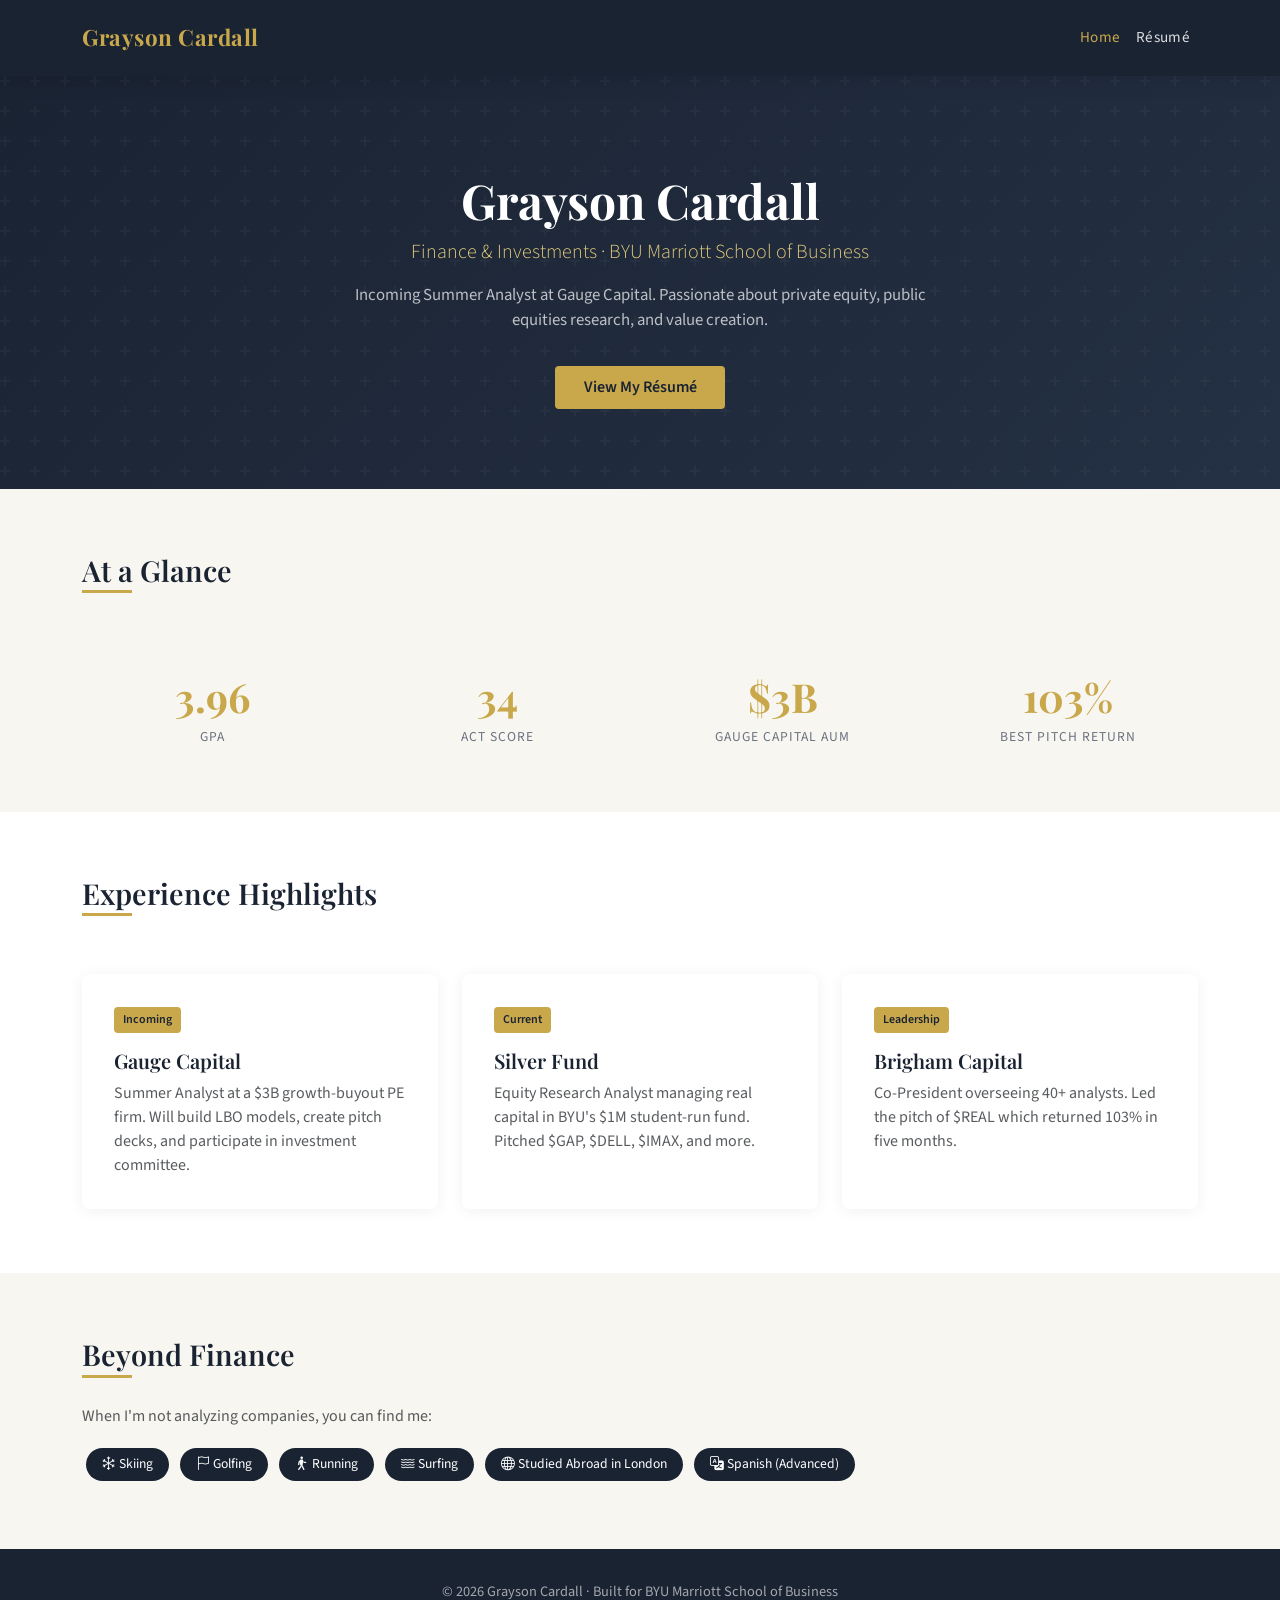
<file: index.html>
<!DOCTYPE html>
<html lang="en">
<head>
  <meta charset="UTF-8">
  <meta name="viewport" content="width=device-width, initial-scale=1.0">
  <title>Grayson Cardall</title>
  <link href="https://cdn.jsdelivr.net/npm/bootstrap@5.3.3/dist/css/bootstrap.min.css" rel="stylesheet">
  <link href="https://cdn.jsdelivr.net/npm/bootstrap-icons@1.11.3/font/bootstrap-icons.min.css" rel="stylesheet">
  <link href="https://fonts.googleapis.com/css2?family=Playfair+Display:wght@400;600;700&family=Source+Sans+3:wght@300;400;600&display=swap" rel="stylesheet">
  <link rel="stylesheet" href="style.css">
</head>
<body>

  <!-- Navbar -->
  <nav class="navbar navbar-expand-lg navbar-dark sticky-top">
    <div class="container">
      <a class="navbar-brand" href="index.html">Grayson Cardall</a>
      <button class="navbar-toggler" type="button" data-bs-toggle="collapse" data-bs-target="#navMenu">
        <span class="navbar-toggler-icon"></span>
      </button>
      <div class="collapse navbar-collapse" id="navMenu">
        <ul class="navbar-nav ms-auto">
          <li class="nav-item"><a class="nav-link active" href="index.html">Home</a></li>
          <li class="nav-item"><a class="nav-link" href="resume.html">Résumé</a></li>
        </ul>
      </div>
    </div>
  </nav>

  <!-- Hero -->
  <section class="hero text-center">
    <div class="container">
      <h1>Grayson Cardall</h1>
      <p class="lead">Finance &amp; Investments · BYU Marriott School of Business</p>
      <p class="tagline mx-auto">Incoming Summer Analyst at Gauge Capital. Passionate about private equity, public equities research, and value creation.</p>
      <a href="resume.html" class="btn btn-gold mt-3" style="position:relative; z-index:1;">View My Résumé</a>
    </div>
  </section>

  <!-- At a Glance -->
  <section>
    <div class="container">
      <h2 class="section-title">At a Glance</h2>
      <div class="row text-center mt-4 g-4">
        <div class="col-md-3 col-6">
          <div class="stat-number">3.96</div>
          <div class="stat-label">GPA</div>
        </div>
        <div class="col-md-3 col-6">
          <div class="stat-number">34</div>
          <div class="stat-label">ACT Score</div>
        </div>
        <div class="col-md-3 col-6">
          <div class="stat-number">$3B</div>
          <div class="stat-label">Gauge Capital AUM</div>
        </div>
        <div class="col-md-3 col-6">
          <div class="stat-number">103%</div>
          <div class="stat-label">Best Pitch Return</div>
        </div>
      </div>
    </div>
  </section>

  <!-- Experience Highlights -->
  <section style="background: white;">
    <div class="container">
      <h2 class="section-title">Experience Highlights</h2>
      <div class="row g-4 mt-2">
        <div class="col-md-4">
          <div class="card card-highlight h-100">
            <div class="card-body">
              <span class="badge-gold mb-3 d-inline-block">Incoming</span>
              <h5>Gauge Capital</h5>
              <p class="text-muted mb-0">Summer Analyst at a $3B growth-buyout PE firm. Will build LBO models, create pitch decks, and participate in investment committee.</p>
            </div>
          </div>
        </div>
        <div class="col-md-4">
          <div class="card card-highlight h-100">
            <div class="card-body">
              <span class="badge-gold mb-3 d-inline-block">Current</span>
              <h5>Silver Fund</h5>
              <p class="text-muted mb-0">Equity Research Analyst managing real capital in BYU's $1M student-run fund. Pitched $GAP, $DELL, $IMAX, and more.</p>
            </div>
          </div>
        </div>
        <div class="col-md-4">
          <div class="card card-highlight h-100">
            <div class="card-body">
              <span class="badge-gold mb-3 d-inline-block">Leadership</span>
              <h5>Brigham Capital</h5>
              <p class="text-muted mb-0">Co-President overseeing 40+ analysts. Led the pitch of $REAL which returned 103% in five months.</p>
            </div>
          </div>
        </div>
      </div>
    </div>
  </section>

  <!-- Interests -->
  <section>
    <div class="container">
      <h2 class="section-title">Beyond Finance</h2>
      <p class="text-muted mb-3">When I'm not analyzing companies, you can find me:</p>
      <div>
        <span class="interest-tag"><i class="bi bi-snow"></i> Skiing</span>
        <span class="interest-tag"><i class="bi bi-flag"></i> Golfing</span>
        <span class="interest-tag"><i class="bi bi-person-walking"></i> Running</span>
        <span class="interest-tag"><i class="bi bi-water"></i> Surfing</span>
        <span class="interest-tag"><i class="bi bi-globe"></i> Studied Abroad in London</span>
        <span class="interest-tag"><i class="bi bi-translate"></i> Spanish (Advanced)</span>
      </div>
    </div>
  </section>

  <!-- Footer -->
  <footer class="text-center">
    <div class="container">
      <p class="mb-0">&copy; 2026 Grayson Cardall · Built for BYU Marriott School of Business</p>
    </div>
  </footer>

  <script src="https://cdn.jsdelivr.net/npm/bootstrap@5.3.3/dist/js/bootstrap.bundle.min.js"></script>
</body>
</html>
</file>
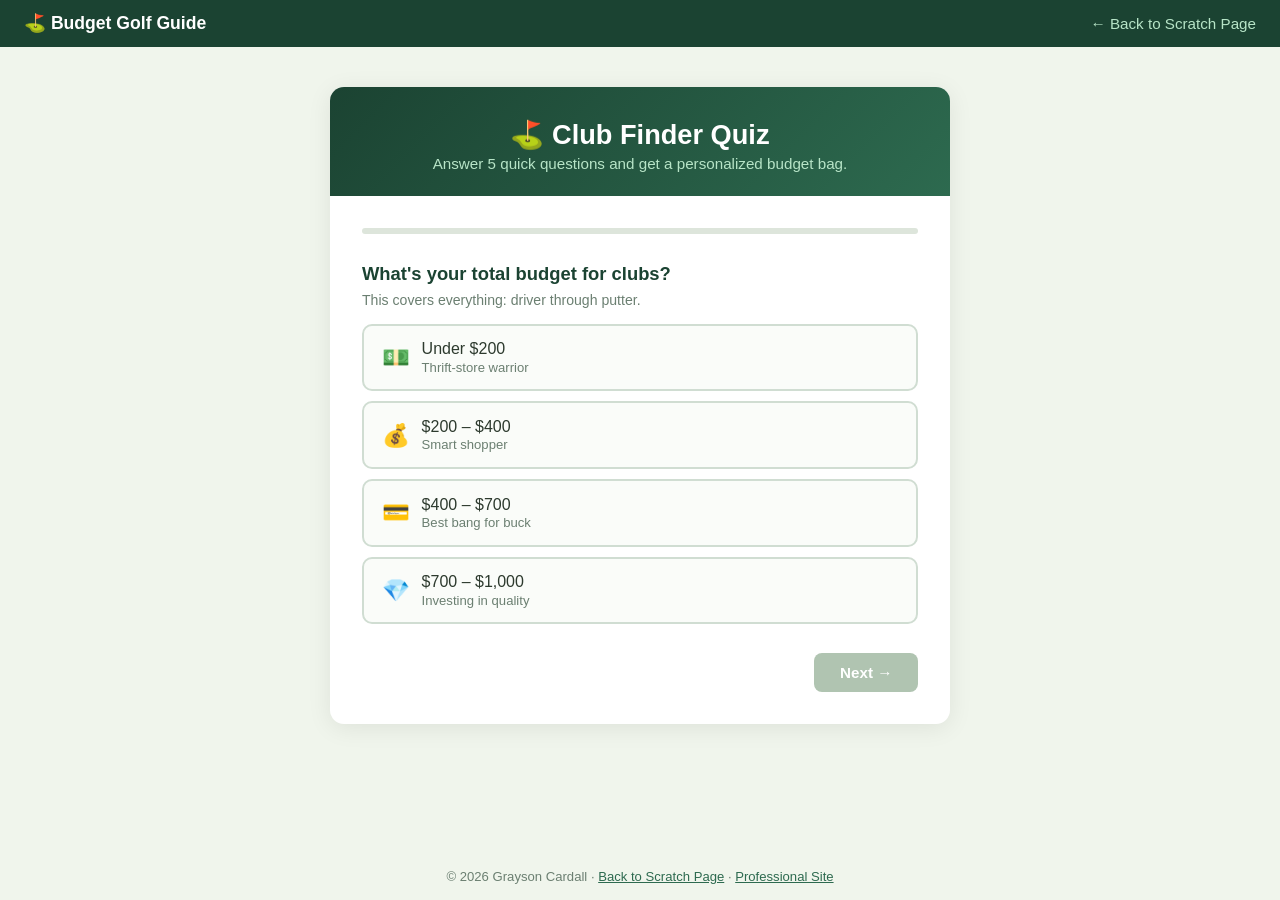
<file: app.html>
<!DOCTYPE html>
<html lang="en">
<head>
  <meta charset="UTF-8">
  <meta name="viewport" content="width=device-width, initial-scale=1.0">
  <title>Golf Club Recommender</title>
  <style>
    /* ---- Reset & Global ---- */
    *, *::before, *::after { margin: 0; padding: 0; box-sizing: border-box; }

    body {
      font-family: 'Segoe UI', 'Helvetica Neue', Arial, sans-serif;
      background: #f0f5ec;
      color: #2d3a2e;
      min-height: 100vh;
      display: flex;
      flex-direction: column;
      align-items: center;
    }

    /* ---- Top Nav ---- */
    .top-bar {
      width: 100%;
      background: #1b4332;
      padding: 0.8rem 1.5rem;
      display: flex;
      justify-content: space-between;
      align-items: center;
    }
    .top-bar a {
      color: #b7e4c7;
      text-decoration: none;
      font-size: 0.95rem;
      transition: color 0.2s;
    }
    .top-bar a:hover { color: #fff; }
    .top-bar .brand { color: #fff; font-weight: bold; font-size: 1.1rem; }

    /* ---- Card Container ---- */
    .card {
      background: #ffffff;
      border-radius: 14px;
      box-shadow: 0 4px 24px rgba(0,0,0,0.08);
      max-width: 620px;
      width: 92%;
      margin: 2.5rem auto 2rem;
      overflow: hidden;
    }

    .card-header {
      background: linear-gradient(135deg, #1b4332, #2d6a4f);
      color: #fff;
      padding: 2rem 2rem 1.5rem;
      text-align: center;
    }
    .card-header h1 {
      font-size: 1.7rem;
      margin-bottom: 0.3rem;
    }
    .card-header p {
      color: #b7e4c7;
      font-size: 0.95rem;
    }

    .card-body {
      padding: 2rem;
    }

    /* ---- Progress Bar ---- */
    .progress-track {
      width: 100%;
      height: 6px;
      background: #dde5db;
      border-radius: 3px;
      margin-bottom: 1.8rem;
      overflow: hidden;
    }
    .progress-fill {
      height: 100%;
      background: #2d6a4f;
      border-radius: 3px;
      transition: width 0.4s ease;
    }

    /* ---- Question ---- */
    .question-label {
      font-size: 1.15rem;
      font-weight: 600;
      color: #1b4332;
      margin-bottom: 1rem;
    }
    .question-sub {
      font-size: 0.88rem;
      color: #6b7f71;
      margin-top: -0.6rem;
      margin-bottom: 1rem;
    }

    /* ---- Option Buttons ---- */
    .options { display: flex; flex-direction: column; gap: 0.65rem; }

    .opt-btn {
      display: flex;
      align-items: center;
      gap: 0.75rem;
      width: 100%;
      padding: 0.9rem 1.1rem;
      border: 2px solid #d0ddd2;
      border-radius: 10px;
      background: #fafcf9;
      cursor: pointer;
      font-size: 1rem;
      color: #2d3a2e;
      transition: border-color 0.2s, background 0.2s, transform 0.15s;
      text-align: left;
    }
    .opt-btn:hover {
      border-color: #52796f;
      background: #e8f0e5;
      transform: translateX(4px);
    }
    .opt-btn.selected {
      border-color: #2d6a4f;
      background: #d8f3dc;
    }
    .opt-btn .emoji { font-size: 1.4rem; flex-shrink: 0; }
    .opt-btn .label { font-weight: 500; }
    .opt-btn .desc { font-size: 0.82rem; color: #6b7f71; margin-top: 0.1rem; }

    /* ---- Slider ---- */
    .slider-group { margin-top: 0.5rem; }
    .slider-group input[type="range"] {
      -webkit-appearance: none;
      width: 100%;
      height: 8px;
      border-radius: 4px;
      background: #dde5db;
      outline: none;
      margin: 0.8rem 0;
    }
    .slider-group input[type="range"]::-webkit-slider-thumb {
      -webkit-appearance: none;
      width: 24px; height: 24px;
      border-radius: 50%;
      background: #2d6a4f;
      cursor: pointer;
      border: 3px solid #fff;
      box-shadow: 0 2px 6px rgba(0,0,0,0.2);
    }
    .slider-labels {
      display: flex;
      justify-content: space-between;
      font-size: 0.82rem;
      color: #6b7f71;
    }
    .slider-value {
      text-align: center;
      font-size: 1.6rem;
      font-weight: 700;
      color: #1b4332;
      margin-top: 0.3rem;
    }

    /* ---- Nav Buttons ---- */
    .nav-row {
      display: flex;
      justify-content: space-between;
      margin-top: 1.8rem;
      gap: 1rem;
    }
    .btn {
      padding: 0.7rem 1.6rem;
      border: none;
      border-radius: 8px;
      font-size: 0.95rem;
      font-weight: 600;
      cursor: pointer;
      transition: background 0.2s, transform 0.15s;
    }
    .btn:active { transform: scale(0.97); }
    .btn-back {
      background: #e8f0e5;
      color: #2d6a4f;
    }
    .btn-back:hover { background: #d0ddd2; }
    .btn-next {
      background: #2d6a4f;
      color: #fff;
      margin-left: auto;
    }
    .btn-next:hover { background: #1b4332; }
    .btn-next:disabled {
      background: #b0c4b1;
      cursor: not-allowed;
    }

    /* ---- Results ---- */
    .results-grid {
      display: grid;
      gap: 1rem;
    }
    .rec-card {
      border: 2px solid #d0ddd2;
      border-radius: 10px;
      padding: 1.2rem;
      background: #fafcf9;
      transition: border-color 0.2s;
    }
    .rec-card:hover { border-color: #52796f; }
    .rec-card .club-type {
      font-size: 0.75rem;
      text-transform: uppercase;
      letter-spacing: 1.2px;
      color: #52796f;
      margin-bottom: 0.3rem;
    }
    .rec-card h3 {
      font-size: 1.1rem;
      color: #1b4332;
      margin-bottom: 0.3rem;
    }
    .rec-card .price {
      font-weight: 700;
      color: #2d6a4f;
      font-size: 1.05rem;
      margin-bottom: 0.4rem;
    }
    .rec-card p {
      font-size: 0.88rem;
      color: #555;
      line-height: 1.5;
    }

    .total-box {
      background: #d8f3dc;
      border-radius: 10px;
      padding: 1.2rem;
      text-align: center;
      margin-top: 1rem;
    }
    .total-box .total-label { font-size: 0.85rem; color: #354f3e; }
    .total-box .total-amount { font-size: 1.8rem; font-weight: 700; color: #1b4332; }

    .restart-btn {
      display: block;
      margin: 1.5rem auto 0;
      padding: 0.7rem 2rem;
      background: #1b4332;
      color: #fff;
      border: none;
      border-radius: 8px;
      font-size: 0.95rem;
      font-weight: 600;
      cursor: pointer;
    }
    .restart-btn:hover { background: #2d6a4f; }

    .results-intro {
      text-align: center;
      margin-bottom: 1.5rem;
    }
    .results-intro h2 {
      font-size: 1.4rem;
      color: #1b4332;
      margin-bottom: 0.3rem;
    }
    .results-intro p {
      color: #6b7f71;
      font-size: 0.92rem;
    }

    .hidden { display: none; }

    /* ---- Footer ---- */
    .footer {
      text-align: center;
      padding: 1rem;
      font-size: 0.82rem;
      color: #6b7f71;
      margin-top: auto;
    }
    .footer a { color: #2d6a4f; }
  </style>
</head>
<body>

  <div class="top-bar">
    <a href="scratch.html" class="brand">&#9971; Budget Golf Guide</a>
    <a href="scratch.html">&larr; Back to Scratch Page</a>
  </div>

  <div class="card">
    <div class="card-header">
      <h1>&#9971; Club Finder Quiz</h1>
      <p>Answer 5 quick questions and get a personalized budget bag.</p>
    </div>
    <div class="card-body" id="quiz-body">
      <!-- Filled by JS -->
    </div>
  </div>

  <div class="footer">
    &copy; 2026 Grayson Cardall &middot; <a href="scratch.html">Back to Scratch Page</a> &middot; <a href="index.html">Professional Site</a>
  </div>

<script>
  // ──────────── DATA ────────────
  const questions = [
    {
      id: "budget",
      label: "What's your total budget for clubs?",
      sub: "This covers everything: driver through putter.",
      type: "options",
      options: [
        { value: "ultra", emoji: "💵", label: "Under $200", desc: "Thrift-store warrior" },
        { value: "low", emoji: "💰", label: "$200 – $400", desc: "Smart shopper" },
        { value: "mid", emoji: "💳", label: "$400 – $700", desc: "Best bang for buck" },
        { value: "high", emoji: "💎", label: "$700 – $1,000", desc: "Investing in quality" },
      ]
    },
    {
      id: "skill",
      label: "How would you describe your skill level?",
      type: "options",
      options: [
        { value: "beginner", emoji: "🌱", label: "Beginner", desc: "Just starting out or played a few times" },
        { value: "intermediate", emoji: "📈", label: "Intermediate", desc: "Can break 100 on a good day" },
        { value: "advanced", emoji: "🏆", label: "Advanced", desc: "Consistently shooting in the 80s or below" },
      ]
    },
    {
      id: "style",
      label: "What matters most to you on the course?",
      sub: "Pick the one that resonates most.",
      type: "options",
      options: [
        { value: "distance", emoji: "🚀", label: "Distance", desc: "I want to crush it off the tee" },
        { value: "forgiveness", emoji: "🛡️", label: "Forgiveness", desc: "I need help on mishits" },
        { value: "control", emoji: "🎯", label: "Control & Feel", desc: "Shot shaping and precision" },
      ]
    },
    {
      id: "frequency",
      label: "How often do you plan to play?",
      type: "options",
      options: [
        { value: "casual", emoji: "☀️", label: "A few times a year", desc: "Weekends & vacations" },
        { value: "regular", emoji: "📅", label: "A few times a month", desc: "Building a habit" },
        { value: "serious", emoji: "🔥", label: "Weekly or more", desc: "I'm hooked" },
      ]
    },
    {
      id: "condition",
      label: "Are you okay buying used / pre-owned clubs?",
      type: "options",
      options: [
        { value: "used", emoji: "♻️", label: "Absolutely", desc: "Best value by far" },
        { value: "mix", emoji: "🤝", label: "Mix of new and used", desc: "Key clubs new, rest used" },
        { value: "new", emoji: "✨", label: "Prefer new only", desc: "I want that fresh feel" },
      ]
    }
  ];

  // ──────────── CLUB DATABASE ────────────
  const clubDB = {
    driver: [
      { name: "Callaway Strata Driver", price: 45, condition: "Bundled (new)", tiers: ["ultra"], skills: ["beginner"], styles: ["forgiveness","distance"] },
      { name: "TaylorMade Burner SuperFast (used)", price: 60, condition: "Used", tiers: ["ultra","low"], skills: ["beginner","intermediate"], styles: ["distance","forgiveness"] },
      { name: "Callaway Mavrik (used)", price: 130, condition: "Used", tiers: ["low","mid"], skills: ["beginner","intermediate","advanced"], styles: ["distance","forgiveness"] },
      { name: "TaylorMade SIM Max (used)", price: 150, condition: "Used", tiers: ["low","mid"], skills: ["intermediate","advanced"], styles: ["distance","control"] },
      { name: "Callaway Paradym X (used)", price: 250, condition: "Used", tiers: ["mid","high"], skills: ["intermediate","advanced"], styles: ["distance","forgiveness"] },
      { name: "TaylorMade Qi10 (new)", price: 400, condition: "New", tiers: ["high"], skills: ["intermediate","advanced"], styles: ["distance","control"] },
      { name: "Ping G430 Max (new)", price: 380, condition: "New", tiers: ["high"], skills: ["beginner","intermediate","advanced"], styles: ["forgiveness","distance"] },
    ],
    irons: [
      { name: "Callaway Strata Iron Set (8pc)", price: 80, condition: "Bundled (new)", tiers: ["ultra"], skills: ["beginner"], styles: ["forgiveness"] },
      { name: "TaylorMade M2 Irons 5-PW (used)", price: 180, condition: "Used", tiers: ["low","mid"], skills: ["beginner","intermediate"], styles: ["forgiveness","distance"] },
      { name: "Callaway Rogue Irons 5-PW (used)", price: 200, condition: "Used", tiers: ["low","mid"], skills: ["beginner","intermediate"], styles: ["forgiveness","distance"] },
      { name: "Ping G400 Irons 5-PW (used)", price: 220, condition: "Used", tiers: ["mid"], skills: ["intermediate","advanced"], styles: ["forgiveness","control"] },
      { name: "Titleist T300 Irons 5-PW (used)", price: 350, condition: "Used", tiers: ["mid","high"], skills: ["intermediate","advanced"], styles: ["control","forgiveness"] },
      { name: "TaylorMade P790 Irons 5-PW (new)", price: 500, condition: "New", tiers: ["high"], skills: ["advanced"], styles: ["control","distance"] },
      { name: "Callaway Apex Irons 5-PW (new)", price: 520, condition: "New", tiers: ["high"], skills: ["intermediate","advanced"], styles: ["forgiveness","control"] },
    ],
    wedges: [
      { name: "Cleveland CBX 56° (used)", price: 30, condition: "Used", tiers: ["ultra","low"], skills: ["beginner","intermediate"], styles: ["forgiveness"] },
      { name: "Maltby TSW 52°/56° Set (new)", price: 50, condition: "New", tiers: ["ultra","low"], skills: ["beginner","intermediate"], styles: ["forgiveness","control"] },
      { name: "Cleveland RTX ZipCore 52°/56° (used)", price: 80, condition: "Used", tiers: ["low","mid"], skills: ["intermediate","advanced"], styles: ["control","forgiveness"] },
      { name: "Callaway Jaws MD5 52°/56° (used)", price: 100, condition: "Used", tiers: ["mid"], skills: ["intermediate","advanced"], styles: ["control"] },
      { name: "Titleist Vokey SM9 52°/56° (new)", price: 180, condition: "New", tiers: ["mid","high"], skills: ["advanced"], styles: ["control"] },
      { name: "TaylorMade Hi-Toe 3 52°/56° (new)", price: 170, condition: "New", tiers: ["high"], skills: ["intermediate","advanced"], styles: ["control","forgiveness"] },
    ],
    putter: [
      { name: "Pinemeadow PGX Putter (new)", price: 20, condition: "New", tiers: ["ultra"], skills: ["beginner"], styles: ["forgiveness"] },
      { name: "Odyssey White Hot OG #7 (used)", price: 50, condition: "Used", tiers: ["ultra","low","mid"], skills: ["beginner","intermediate","advanced"], styles: ["forgiveness","control"] },
      { name: "Cleveland Huntington Beach (used)", price: 45, condition: "Used", tiers: ["ultra","low"], skills: ["beginner","intermediate"], styles: ["forgiveness"] },
      { name: "TaylorMade Spider Tour (used)", price: 90, condition: "Used", tiers: ["low","mid"], skills: ["intermediate","advanced"], styles: ["forgiveness","control"] },
      { name: "Ping Sigma 2 Anser (used)", price: 80, condition: "Used", tiers: ["mid"], skills: ["intermediate","advanced"], styles: ["control"] },
      { name: "Scotty Cameron Special Select (used)", price: 250, condition: "Used", tiers: ["high"], skills: ["advanced"], styles: ["control"] },
      { name: "Odyssey Tri-Hot 5K (new)", price: 200, condition: "New", tiers: ["high"], skills: ["intermediate","advanced"], styles: ["forgiveness","control"] },
    ],
    hybrid: [
      { name: "Adams Golf Tight Lies Hybrid (used)", price: 25, condition: "Used", tiers: ["ultra","low"], skills: ["beginner","intermediate"], styles: ["forgiveness","distance"] },
      { name: "Callaway Mavrik Hybrid (used)", price: 70, condition: "Used", tiers: ["low","mid"], skills: ["beginner","intermediate","advanced"], styles: ["distance","forgiveness"] },
      { name: "TaylorMade Stealth Rescue (used)", price: 100, condition: "Used", tiers: ["mid"], skills: ["intermediate","advanced"], styles: ["distance","control"] },
      { name: "Ping G430 Hybrid (new)", price: 180, condition: "New", tiers: ["mid","high"], skills: ["intermediate","advanced"], styles: ["forgiveness","distance"] },
      { name: "Titleist TSR2 Hybrid (new)", price: 200, condition: "New", tiers: ["high"], skills: ["advanced"], styles: ["distance","control"] },
    ]
  };

  // Budget caps
  const budgetCaps = { ultra: 200, low: 400, mid: 700, high: 1000 };

  // ──────────── STATE ────────────
  let step = 0;
  const answers = {};

  // ──────────── RENDER ────────────
  const body = document.getElementById("quiz-body");

  function render() {
    if (step < questions.length) {
      renderQuestion(questions[step]);
    } else {
      renderResults();
    }
  }

  function renderQuestion(q) {
    const progress = ((step) / questions.length) * 100;
    let html = `<div class="progress-track"><div class="progress-fill" style="width:${progress}%"></div></div>`;
    html += `<div class="question-label">${q.label}</div>`;
    if (q.sub) html += `<div class="question-sub">${q.sub}</div>`;

    html += `<div class="options">`;
    q.options.forEach(opt => {
      const sel = answers[q.id] === opt.value ? "selected" : "";
      html += `
        <button class="opt-btn ${sel}" onclick="selectOption('${q.id}','${opt.value}')">
          <span class="emoji">${opt.emoji}</span>
          <span>
            <span class="label">${opt.label}</span>
            ${opt.desc ? `<div class="desc">${opt.desc}</div>` : ""}
          </span>
        </button>`;
    });
    html += `</div>`;

    html += `<div class="nav-row">`;
    if (step > 0) html += `<button class="btn btn-back" onclick="goBack()">&#8592; Back</button>`;
    html += `<button class="btn btn-next" id="nextBtn" ${answers[q.id] ? "" : "disabled"} onclick="goNext()">Next &#8594;</button>`;
    html += `</div>`;

    body.innerHTML = html;
  }

  function selectOption(qId, value) {
    answers[qId] = value;
    render();
  }

  function goNext() { step++; render(); }
  function goBack() { step--; render(); }

  // ──────────── RECOMMENDATION ENGINE ────────────
  function recommend() {
    const budget = answers.budget;
    const skill = answers.skill;
    const style = answers.style;
    const freq = answers.frequency;
    const cond = answers.condition;
    const cap = budgetCaps[budget];

    function score(club, category) {
      let s = 0;
      if (club.tiers.includes(budget)) s += 3;
      if (club.skills.includes(skill)) s += 2;
      if (club.styles.includes(style)) s += 2;
      // condition preference
      if (cond === "new" && club.condition === "New") s += 1;
      if (cond === "used" && club.condition.includes("Used")) s += 1;
      // frequency: serious players get slight bump for higher quality
      if (freq === "serious") s += (club.price > 100 ? 1 : 0);
      if (freq === "casual") s += (club.price < 100 ? 1 : 0);
      return s;
    }

    // Score and sort each category
    const picks = {};
    const categories = ["driver","irons","wedges","putter","hybrid"];
    categories.forEach(cat => {
      const scored = clubDB[cat]
        .map(c => ({ ...c, score: score(c, cat) }))
        .sort((a, b) => b.score - a.score);
      picks[cat] = scored[0];
    });

    // Check total — if over budget, try swapping from most expensive down
    let total = categories.reduce((sum, cat) => sum + picks[cat].price, 0);

    if (total > cap) {
      // Try cheaper alternatives for non-essential clubs first
      const adjustOrder = ["hybrid","wedges","driver","putter","irons"];
      for (const cat of adjustOrder) {
        if (total <= cap) break;
        const alternatives = clubDB[cat]
          .filter(c => c.price < picks[cat].price)
          .map(c => ({ ...c, score: score(c, cat) }))
          .sort((a, b) => b.score - a.score);
        if (alternatives.length > 0) {
          total -= picks[cat].price;
          picks[cat] = alternatives[0];
          total += picks[cat].price;
        }
      }
    }

    // If still over budget, drop hybrid
    if (total > cap) {
      total -= picks.hybrid.price;
      delete picks.hybrid;
    }

    return { picks, total };
  }

  // ──────────── RESULTS ────────────
  function renderResults() {
    const { picks, total } = recommend();
    const progress = 100;

    const catLabels = {
      driver: "Driver",
      irons: "Iron Set",
      wedges: "Wedges",
      putter: "Putter",
      hybrid: "Hybrid / Fairway Wood"
    };

    let html = `<div class="progress-track"><div class="progress-fill" style="width:${progress}%"></div></div>`;
    html += `<div class="results-intro">
      <h2>&#127947; Your Custom Bag</h2>
      <p>Based on your ${answers.budget === "ultra" ? "under $200" : answers.budget === "low" ? "$200–$400" : answers.budget === "mid" ? "$400–$700" : "$700–$1,000"} budget, ${answers.skill} skill level, and focus on ${answers.style}.</p>
    </div>`;

    html += `<div class="results-grid">`;
    for (const [cat, club] of Object.entries(picks)) {
      html += `
        <div class="rec-card">
          <div class="club-type">${catLabels[cat]}</div>
          <h3>${club.name}</h3>
          <div class="price">~$${club.price}</div>
          <p>${club.condition} · Great for ${club.styles.join(" & ")} players</p>
        </div>`;
    }
    html += `</div>`;

    html += `
      <div class="total-box">
        <div class="total-label">Estimated Total</div>
        <div class="total-amount">$${total}</div>
      </div>`;

    html += `<button class="restart-btn" onclick="restart()">&#8635; Retake Quiz</button>`;

    body.innerHTML = html;
  }

  function restart() {
    step = 0;
    for (const key in answers) delete answers[key];
    render();
  }

  // ──────────── INIT ────────────
  render();
</script>

</body>
</html>
</file>
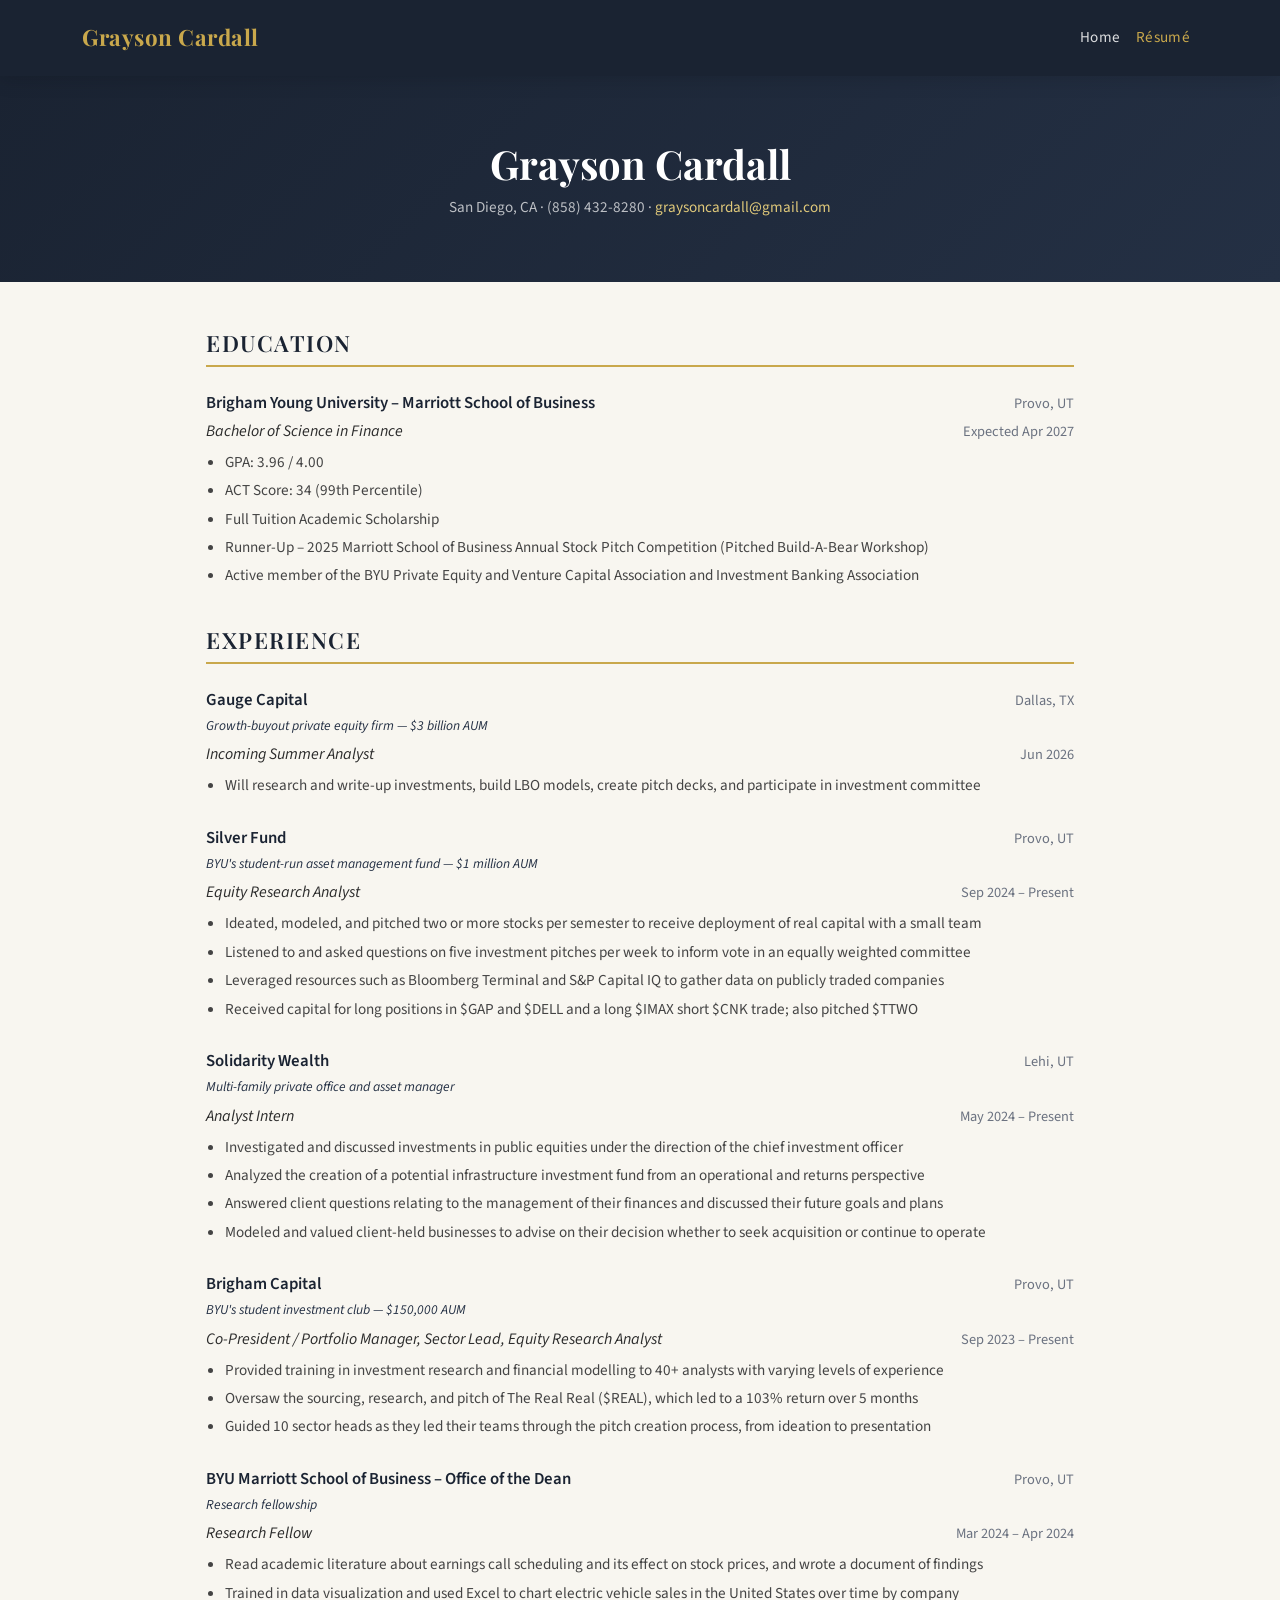
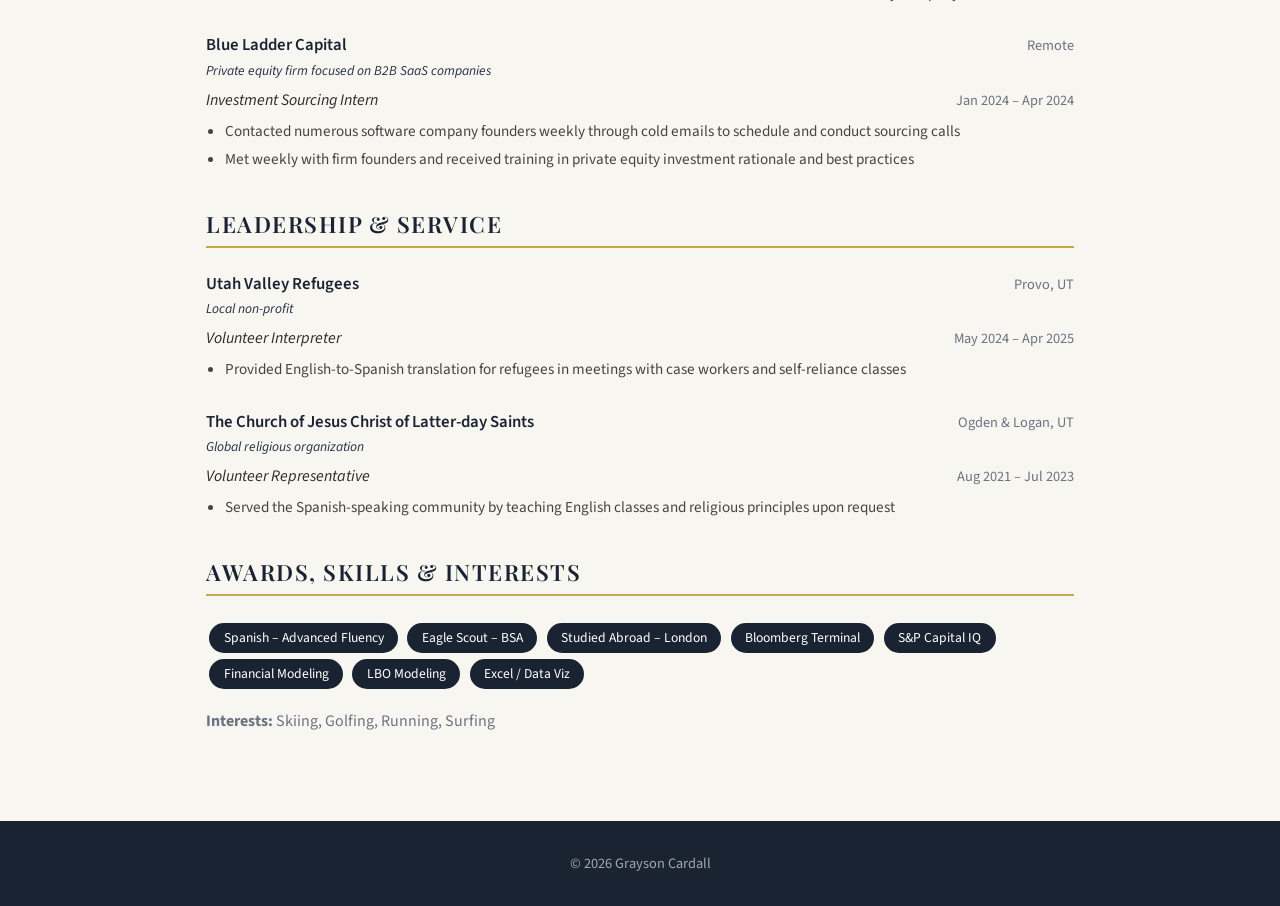
<file: resume.html>
<!DOCTYPE html>
<html lang="en">
<head>
  <meta charset="UTF-8">
  <meta name="viewport" content="width=device-width, initial-scale=1.0">
  <title>Résumé · Grayson Cardall</title>
  <link href="https://cdn.jsdelivr.net/npm/bootstrap@5.3.3/dist/css/bootstrap.min.css" rel="stylesheet">
  <link href="https://cdn.jsdelivr.net/npm/bootstrap-icons@1.11.3/font/bootstrap-icons.min.css" rel="stylesheet">
  <link href="https://fonts.googleapis.com/css2?family=Playfair+Display:wght@400;600;700&family=Source+Sans+3:wght@300;400;600&display=swap" rel="stylesheet">
  <link rel="stylesheet" href="style.css">
</head>
<body>

  <!-- Navbar -->
  <nav class="navbar navbar-expand-lg navbar-dark sticky-top">
    <div class="container">
      <a class="navbar-brand" href="index.html">Grayson Cardall</a>
      <button class="navbar-toggler" type="button" data-bs-toggle="collapse" data-bs-target="#navMenu">
        <span class="navbar-toggler-icon"></span>
      </button>
      <div class="collapse navbar-collapse" id="navMenu">
        <ul class="navbar-nav ms-auto">
          <li class="nav-item"><a class="nav-link" href="index.html">Home</a></li>
          <li class="nav-item"><a class="nav-link active" href="resume.html">Résumé</a></li>
        </ul>
      </div>
    </div>
  </nav>

  <!-- Header -->
  <section class="resume-header text-center">
    <div class="container">
      <h1>Grayson Cardall</h1>
      <p class="contact-info mt-2">
        San Diego, CA · (858) 432-8280 ·
        <a href="mailto:graysoncardall@gmail.com">graysoncardall@gmail.com</a>
      </p>
    </div>
  </section>

  <!-- Resume Body -->
  <div class="resume-body">

    <!-- Education -->
    <div class="resume-section">
      <h2 class="resume-section-title">Education</h2>
      <div class="resume-entry">
        <div class="entry-header">
          <span class="entry-company">Brigham Young University – Marriott School of Business</span>
          <span class="entry-location">Provo, UT</span>
        </div>
        <div class="entry-sub">
          <span class="entry-title">Bachelor of Science in Finance</span>
          <span class="entry-dates">Expected Apr 2027</span>
        </div>
        <ul>
          <li>GPA: 3.96 / 4.00</li>
          <li>ACT Score: 34 (99th Percentile)</li>
          <li>Full Tuition Academic Scholarship</li>
          <li>Runner-Up – 2025 Marriott School of Business Annual Stock Pitch Competition (Pitched Build-A-Bear Workshop)</li>
          <li>Active member of the BYU Private Equity and Venture Capital Association and Investment Banking Association</li>
        </ul>
      </div>
    </div>

    <!-- Experience -->
    <div class="resume-section">
      <h2 class="resume-section-title">Experience</h2>

      <div class="resume-entry">
        <div class="entry-header">
          <span class="entry-company">Gauge Capital</span>
          <span class="entry-location">Dallas, TX</span>
        </div>
        <p class="entry-detail">Growth-buyout private equity firm — $3 billion AUM</p>
        <div class="entry-sub">
          <span class="entry-title">Incoming Summer Analyst</span>
          <span class="entry-dates">Jun 2026</span>
        </div>
        <ul>
          <li>Will research and write-up investments, build LBO models, create pitch decks, and participate in investment committee</li>
        </ul>
      </div>

      <div class="resume-entry">
        <div class="entry-header">
          <span class="entry-company">Silver Fund</span>
          <span class="entry-location">Provo, UT</span>
        </div>
        <p class="entry-detail">BYU's student-run asset management fund — $1 million AUM</p>
        <div class="entry-sub">
          <span class="entry-title">Equity Research Analyst</span>
          <span class="entry-dates">Sep 2024 – Present</span>
        </div>
        <ul>
          <li>Ideated, modeled, and pitched two or more stocks per semester to receive deployment of real capital with a small team</li>
          <li>Listened to and asked questions on five investment pitches per week to inform vote in an equally weighted committee</li>
          <li>Leveraged resources such as Bloomberg Terminal and S&amp;P Capital IQ to gather data on publicly traded companies</li>
          <li>Received capital for long positions in $GAP and $DELL and a long $IMAX short $CNK trade; also pitched $TTWO</li>
        </ul>
      </div>

      <div class="resume-entry">
        <div class="entry-header">
          <span class="entry-company">Solidarity Wealth</span>
          <span class="entry-location">Lehi, UT</span>
        </div>
        <p class="entry-detail">Multi-family private office and asset manager</p>
        <div class="entry-sub">
          <span class="entry-title">Analyst Intern</span>
          <span class="entry-dates">May 2024 – Present</span>
        </div>
        <ul>
          <li>Investigated and discussed investments in public equities under the direction of the chief investment officer</li>
          <li>Analyzed the creation of a potential infrastructure investment fund from an operational and returns perspective</li>
          <li>Answered client questions relating to the management of their finances and discussed their future goals and plans</li>
          <li>Modeled and valued client-held businesses to advise on their decision whether to seek acquisition or continue to operate</li>
        </ul>
      </div>

      <div class="resume-entry">
        <div class="entry-header">
          <span class="entry-company">Brigham Capital</span>
          <span class="entry-location">Provo, UT</span>
        </div>
        <p class="entry-detail">BYU's student investment club — $150,000 AUM</p>
        <div class="entry-sub">
          <span class="entry-title">Co-President / Portfolio Manager, Sector Lead, Equity Research Analyst</span>
          <span class="entry-dates">Sep 2023 – Present</span>
        </div>
        <ul>
          <li>Provided training in investment research and financial modelling to 40+ analysts with varying levels of experience</li>
          <li>Oversaw the sourcing, research, and pitch of The Real Real ($REAL), which led to a 103% return over 5 months</li>
          <li>Guided 10 sector heads as they led their teams through the pitch creation process, from ideation to presentation</li>
        </ul>
      </div>

      <div class="resume-entry">
        <div class="entry-header">
          <span class="entry-company">BYU Marriott School of Business – Office of the Dean</span>
          <span class="entry-location">Provo, UT</span>
        </div>
        <p class="entry-detail">Research fellowship</p>
        <div class="entry-sub">
          <span class="entry-title">Research Fellow</span>
          <span class="entry-dates">Mar 2024 – Apr 2024</span>
        </div>
        <ul>
          <li>Read academic literature about earnings call scheduling and its effect on stock prices, and wrote a document of findings</li>
          <li>Trained in data visualization and used Excel to chart electric vehicle sales in the United States over time by company</li>
        </ul>
      </div>

      <div class="resume-entry">
        <div class="entry-header">
          <span class="entry-company">Blue Ladder Capital</span>
          <span class="entry-location">Remote</span>
        </div>
        <p class="entry-detail">Private equity firm focused on B2B SaaS companies</p>
        <div class="entry-sub">
          <span class="entry-title">Investment Sourcing Intern</span>
          <span class="entry-dates">Jan 2024 – Apr 2024</span>
        </div>
        <ul>
          <li>Contacted numerous software company founders weekly through cold emails to schedule and conduct sourcing calls</li>
          <li>Met weekly with firm founders and received training in private equity investment rationale and best practices</li>
        </ul>
      </div>
    </div>

    <!-- Leadership & Service -->
    <div class="resume-section">
      <h2 class="resume-section-title">Leadership &amp; Service</h2>

      <div class="resume-entry">
        <div class="entry-header">
          <span class="entry-company">Utah Valley Refugees</span>
          <span class="entry-location">Provo, UT</span>
        </div>
        <p class="entry-detail">Local non-profit</p>
        <div class="entry-sub">
          <span class="entry-title">Volunteer Interpreter</span>
          <span class="entry-dates">May 2024 – Apr 2025</span>
        </div>
        <ul>
          <li>Provided English-to-Spanish translation for refugees in meetings with case workers and self-reliance classes</li>
        </ul>
      </div>

      <div class="resume-entry">
        <div class="entry-header">
          <span class="entry-company">The Church of Jesus Christ of Latter-day Saints</span>
          <span class="entry-location">Ogden &amp; Logan, UT</span>
        </div>
        <p class="entry-detail">Global religious organization</p>
        <div class="entry-sub">
          <span class="entry-title">Volunteer Representative</span>
          <span class="entry-dates">Aug 2021 – Jul 2023</span>
        </div>
        <ul>
          <li>Served the Spanish-speaking community by teaching English classes and religious principles upon request</li>
        </ul>
      </div>
    </div>

    <!-- Skills & Interests -->
    <div class="resume-section">
      <h2 class="resume-section-title">Awards, Skills &amp; Interests</h2>
      <div class="mt-2">
        <span class="skill-badge">Spanish – Advanced Fluency</span>
        <span class="skill-badge">Eagle Scout – BSA</span>
        <span class="skill-badge">Studied Abroad – London</span>
        <span class="skill-badge">Bloomberg Terminal</span>
        <span class="skill-badge">S&amp;P Capital IQ</span>
        <span class="skill-badge">Financial Modeling</span>
        <span class="skill-badge">LBO Modeling</span>
        <span class="skill-badge">Excel / Data Viz</span>
      </div>
      <p class="mt-3" style="color: var(--text-muted);">
        <strong>Interests:</strong> Skiing, Golfing, Running, Surfing
      </p>
    </div>

  </div>

  <!-- Footer -->
  <footer class="text-center">
    <div class="container">
      <p class="mb-0">&copy; 2026 Grayson Cardall</p>
    </div>
  </footer>

  <script src="https://cdn.jsdelivr.net/npm/bootstrap@5.3.3/dist/js/bootstrap.bundle.min.js"></script>
</body>
</html>
</file>
<file: style.css>
/* ============================================
   style.css
   Custom styles for the professional Bootstrap pages
   (index.html and resume.html)
   ============================================ */

/* --- CSS Variables --- */
:root {
  --navy: #1a2332;
  --navy-light: #243044;
  --gold: #c9a84c;
  --gold-light: #e0c97a;
  --cream: #f8f6f0;
  --text-dark: #2c2c2c;
  --text-muted: #6b7280;
}

/* --- Global --- */
body {
  font-family: 'Source Sans 3', sans-serif;
  color: var(--text-dark);
  background: var(--cream);
}

/* --- Navbar --- */
.navbar {
  background: var(--navy) !important;
  padding: 1rem 0;
  box-shadow: 0 2px 20px rgba(0,0,0,0.15);
}

.navbar-brand {
  font-family: 'Playfair Display', serif;
  font-weight: 700;
  font-size: 1.4rem;
  color: var(--gold) !important;
  letter-spacing: 0.5px;
}

.nav-link {
  color: rgba(255,255,255,0.85) !important;
  font-weight: 400;
  font-size: 0.95rem;
  letter-spacing: 0.3px;
  transition: color 0.3s;
}

.nav-link:hover, .nav-link.active {
  color: var(--gold) !important;
}

/* --- Footer (shared) --- */
footer {
  background: var(--navy);
  color: rgba(255,255,255,0.6);
  padding: 2rem 0;
  font-size: 0.9rem;
}

footer a {
  color: var(--gold);
  text-decoration: none;
}

/* ============================================
   INDEX PAGE STYLES
   ============================================ */

/* Hero */
.hero {
  background: linear-gradient(135deg, var(--navy) 0%, var(--navy-light) 100%);
  color: white;
  padding: 6rem 0 5rem;
  position: relative;
  overflow: hidden;
}

.hero::after {
  content: '';
  position: absolute;
  top: 0; right: 0; bottom: 0; left: 0;
  background: url("data:image/svg+xml,%3Csvg width='60' height='60' viewBox='0 0 60 60' xmlns='http://www.w3.org/2000/svg'%3E%3Cg fill='none' fill-rule='evenodd'%3E%3Cg fill='%23ffffff' fill-opacity='0.03'%3E%3Cpath d='M36 34v-4h-2v4h-4v2h4v4h2v-4h4v-2h-4zm0-30V0h-2v4h-4v2h4v4h2V6h4V4h-4zM6 34v-4H4v4H0v2h4v4h2v-4h4v-2H6zM6 4V0H4v4H0v2h4v4h2V6h4V4H6z'/%3E%3C/g%3E%3C/g%3E%3C/svg%3E");
}

.hero h1 {
  font-family: 'Playfair Display', serif;
  font-weight: 700;
  font-size: 3rem;
  margin-bottom: 0.5rem;
  position: relative;
  z-index: 1;
}

.hero .lead {
  font-weight: 300;
  font-size: 1.25rem;
  color: var(--gold-light);
  position: relative;
  z-index: 1;
}

.hero .tagline {
  font-size: 1.05rem;
  color: rgba(255,255,255,0.7);
  margin-top: 1rem;
  max-width: 600px;
  position: relative;
  z-index: 1;
}

/* Section titles */
.section-title {
  font-family: 'Playfair Display', serif;
  font-weight: 600;
  font-size: 1.8rem;
  color: var(--navy);
  margin-bottom: 2rem;
  position: relative;
  display: inline-block;
}

.section-title::after {
  content: '';
  position: absolute;
  bottom: -6px;
  left: 0;
  width: 50px;
  height: 3px;
  background: var(--gold);
}

section {
  padding: 4rem 0;
}

/* Cards */
.card-highlight {
  border: none;
  border-radius: 8px;
  box-shadow: 0 2px 15px rgba(0,0,0,0.06);
  transition: transform 0.3s, box-shadow 0.3s;
  background: white;
}

.card-highlight:hover {
  transform: translateY(-4px);
  box-shadow: 0 8px 30px rgba(0,0,0,0.1);
}

.card-highlight .card-body {
  padding: 2rem;
}

.card-highlight h5 {
  font-family: 'Playfair Display', serif;
  color: var(--navy);
  font-weight: 600;
}

.badge-gold {
  background: var(--gold);
  color: var(--navy);
  font-weight: 600;
  font-size: 0.75rem;
  padding: 0.35em 0.75em;
  border-radius: 4px;
}

/* Stats */
.stat-number {
  font-family: 'Playfair Display', serif;
  font-size: 2.5rem;
  font-weight: 700;
  color: var(--gold);
}

.stat-label {
  font-size: 0.85rem;
  color: var(--text-muted);
  text-transform: uppercase;
  letter-spacing: 1px;
}

/* Buttons */
.btn-gold {
  background: var(--gold);
  color: var(--navy);
  font-weight: 600;
  border: none;
  padding: 0.6rem 1.8rem;
  border-radius: 4px;
  transition: background 0.3s;
}

.btn-gold:hover {
  background: var(--gold-light);
  color: var(--navy);
}

/* Interest tags */
.interest-tag {
  display: inline-block;
  background: var(--navy);
  color: white;
  padding: 0.4rem 1rem;
  border-radius: 20px;
  font-size: 0.85rem;
  margin: 0.25rem;
}

/* ============================================
   RESUME PAGE STYLES
   ============================================ */

/* Resume header */
.resume-header {
  background: linear-gradient(135deg, var(--navy) 0%, var(--navy-light) 100%);
  color: white;
  padding: 4rem 0 3rem;
}

.resume-header h1 {
  font-family: 'Playfair Display', serif;
  font-weight: 700;
  font-size: 2.5rem;
}

.resume-header .contact-info {
  color: rgba(255,255,255,0.7);
  font-size: 0.95rem;
}

.resume-header .contact-info a {
  color: var(--gold-light);
  text-decoration: none;
}

/* Resume body */
.resume-body {
  max-width: 900px;
  margin: 0 auto;
  padding: 3rem 1rem;
}

.resume-section {
  margin-bottom: 2.5rem;
}

.resume-section-title {
  font-family: 'Playfair Display', serif;
  font-weight: 600;
  font-size: 1.4rem;
  color: var(--navy);
  text-transform: uppercase;
  letter-spacing: 1.5px;
  border-bottom: 2px solid var(--gold);
  padding-bottom: 0.5rem;
  margin-bottom: 1.5rem;
}

/* Resume entries */
.resume-entry {
  margin-bottom: 1.8rem;
}

.entry-header {
  display: flex;
  justify-content: space-between;
  align-items: baseline;
  flex-wrap: wrap;
  margin-bottom: 0.15rem;
}

.entry-company {
  font-weight: 600;
  font-size: 1.05rem;
  color: var(--navy);
}

.entry-location {
  color: var(--text-muted);
  font-size: 0.9rem;
}

.entry-sub {
  display: flex;
  justify-content: space-between;
  align-items: baseline;
  flex-wrap: wrap;
  margin-bottom: 0.5rem;
}

.entry-title {
  font-style: italic;
  color: var(--text-dark);
}

.entry-dates {
  color: var(--text-muted);
  font-size: 0.9rem;
}

.entry-detail {
  color: var(--navy-light);
  font-size: 0.85rem;
  margin-bottom: 0.4rem;
  font-style: italic;
}

.resume-entry ul {
  padding-left: 1.2rem;
  margin: 0;
}

.resume-entry ul li {
  margin-bottom: 0.35rem;
  font-size: 0.95rem;
  color: #444;
}

/* Skill badges */
.skill-badge {
  display: inline-block;
  background: var(--navy);
  color: white;
  padding: 0.3rem 0.9rem;
  border-radius: 20px;
  font-size: 0.85rem;
  margin: 0.2rem;
}

.highlight-item {
  display: flex;
  align-items: flex-start;
  gap: 0.5rem;
  margin-bottom: 0.4rem;
  font-size: 0.95rem;
  color: #444;
}

.highlight-item i {
  color: var(--gold);
  margin-top: 0.2rem;
  flex-shrink: 0;
}
</file>
